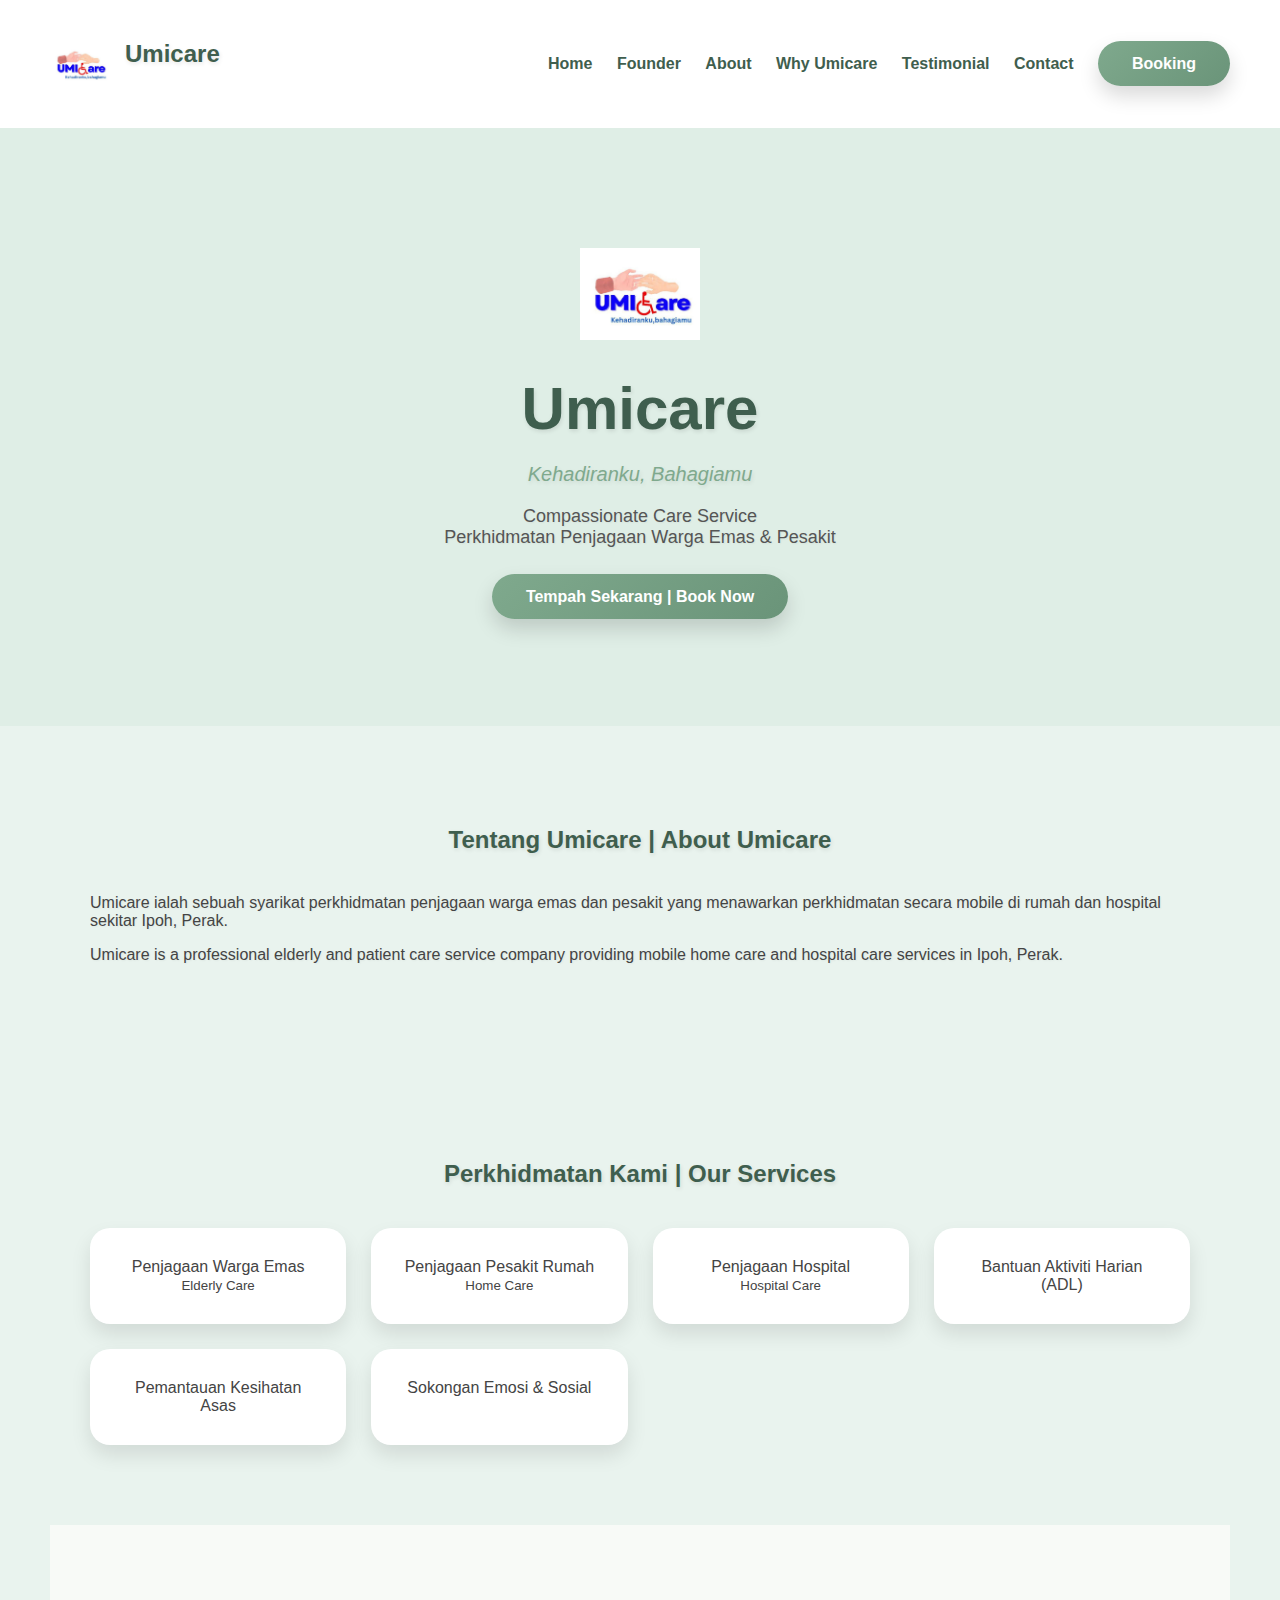
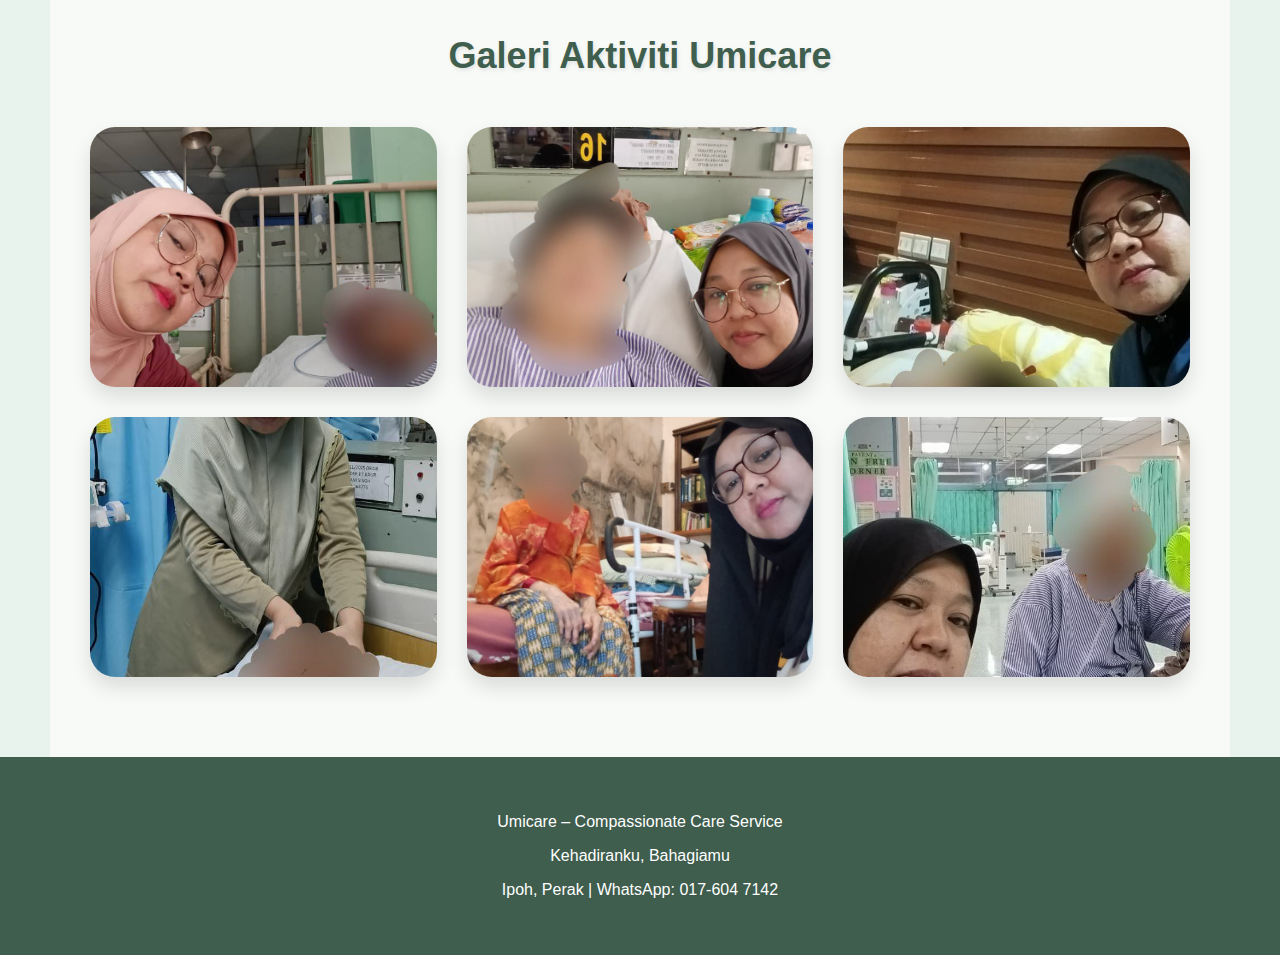
<file: index.html>
<!DOCTYPE html>
<html lang="ms">
<head>
    <meta charset="UTF-8">
    <title>Umicare | Kehadiranku, Bahagiamu</title>
    <link rel="stylesheet" href="style.css">
</head>

<body>

<!-- NAVIGATION -->
<nav>
    <div class="nav-left">
        <img src="logo.jpg" class="logo">
        <h2>Umicare</h2>
    </div>

    <div class="nav-right">
        <a href="index.html">Home</a>
        <a href="pengasas.html">Founder</a>
        <a href="tentang.html">About</a>
        <a href="kenapa.html">Why Umicare</a>
        <a href="testimoni.html">Testimonial</a>
        <a href="hubungi.html">Contact</a>
        <a href="tempahan.html" class="btn">Booking</a>
    </div>
</nav>

<!-- HERO -->
<header class="simple-header">
    <img src="logo.jpg" class="header-logo">

    <h1>Umicare</h1>
    <p class="slogan">Kehadiranku, Bahagiamu</p>

    <p class="desc">
        Compassionate Care Service<br>
        Perkhidmatan Penjagaan Warga Emas & Pesakit
    </p>

    <a href="tempahan.html" class="btn">Tempah Sekarang | Book Now</a>
</header>


<!-- ABOUT -->
<section>
    <h2>Tentang Umicare | About Umicare</h2>

    <p>
        Umicare ialah sebuah syarikat perkhidmatan penjagaan warga emas dan pesakit
        yang menawarkan perkhidmatan secara mobile di rumah dan hospital sekitar Ipoh, Perak.
    </p>

    <p>
        Umicare is a professional elderly and patient care service company providing
        mobile home care and hospital care services in Ipoh, Perak.
    </p>
</section>

<!-- SERVICES -->
<section class="services">
    <h2>Perkhidmatan Kami | Our Services</h2>

    <div class="grid">
        <div class="card">Penjagaan Warga Emas<br><small>Elderly Care</small></div>
        <div class="card">Penjagaan Pesakit Rumah<br><small>Home Care</small></div>
        <div class="card">Penjagaan Hospital<br><small>Hospital Care</small></div>
        <div class="card">Bantuan Aktiviti Harian (ADL)</div>
        <div class="card">Pemantauan Kesihatan Asas</div>
        <div class="card">Sokongan Emosi & Sosial</div>
    </div>
</section>

<!-- GALLERY -->
<section class="gallery-section">
    <h2>Galeri Aktiviti Umicare</h2>

    <div class="gallery-grid">
        <img src="servis1.jpg">
        <img src="servis2.jpg">
        <img src="servis3.jpg">
        <img src="servis4.jpg">
        <img src="servis5.jpg">
        <img src="servis6.jpg">
    </div>
</section>


<!-- FOOTER -->
<footer>
    <p>Umicare – Compassionate Care Service</p>
    <p>Kehadiranku, Bahagiamu</p>
    <p>Ipoh, Perak | WhatsApp: 017-604 7142</p>
</footer>

</body>
</html>
</file>
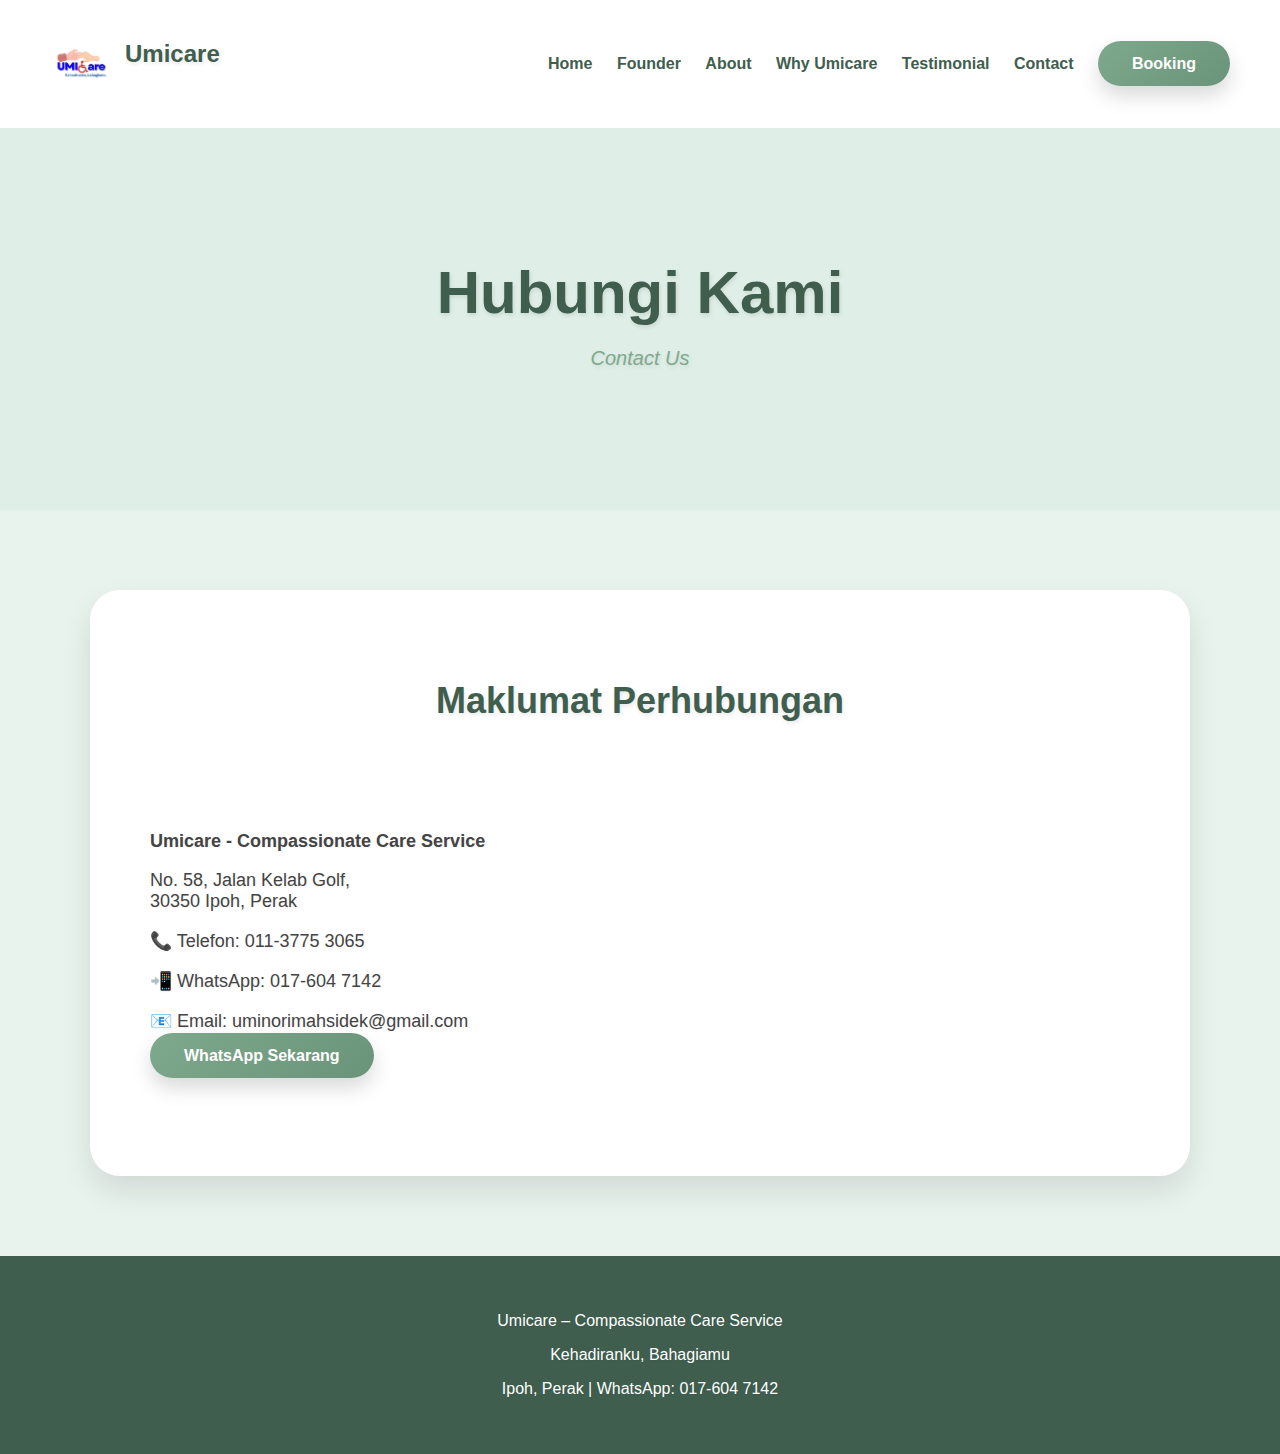
<file: hubungi.html>
<!DOCTYPE html>
<html lang="ms">
<head>
    <meta charset="UTF-8">
    <title>Hubungi Umicare</title>
    <link rel="stylesheet" href="style.css">
</head>

<body>

<!-- NAVIGATION -->
<nav>
    <div class="nav-left">
        <a href="index.html">
            <img src="logo.jpg" class="logo">
        </a>
        <h2>Umicare</h2>
    </div>

    <div class="nav-right">
        <a href="index.html">Home</a>
        <a href="pengasas.html">Founder</a>
        <a href="tentang.html">About</a>
        <a href="kenapa.html">Why Umicare</a>
        <a href="testimoni.html">Testimonial</a>
        <a href="hubungi.html">Contact</a>
        <a href="tempahan.html" class="btn">Booking</a>
    </div>
</nav>

<!-- HEADER -->
<header class="simple-header">
    <h1>Hubungi Kami</h1>
    <p class="slogan">Contact Us</p>
</header>

<!-- CONTACT SECTION -->
<section class="contact-section">

    <div class="contact-card">

        <h2>Maklumat Perhubungan</h2>

        <div class="contact-grid">

            <!-- INFO -->
            <div class="contact-info">
                <p><strong>Umicare - Compassionate Care Service</strong></p>
                <p>No. 58, Jalan Kelab Golf,<br>
                   30350 Ipoh, Perak</p>

                <p>📞 Telefon: 011-3775 3065</p>
                <p>📲 WhatsApp: 017-604 7142</p>
                <p>📧 Email: uminorimahsidek@gmail.com</p>

                <a href="https://wa.me/60176047142" target="_blank" class="btn">
                    WhatsApp Sekarang
                </a>
            </div>

            <!-- MAP -->
            <div class="contact-map">
                <iframe 
                    src="https://www.google.com/maps?q=No.%2058,%20Jalan%20Kelab%20Golf,%2030350%20Ipoh,%20Perak&output=embed"
                    width="100%" height="350"
                    style="border:0; border-radius:20px;"
                    allowfullscreen="" loading="lazy">
                </iframe>
            </div>

        </div>

    </div>

</section>

<!-- FOOTER -->
<footer>
    <p>Umicare – Compassionate Care Service</p>
    <p>Kehadiranku, Bahagiamu</p>
    <p>Ipoh, Perak | WhatsApp: 017-604 7142</p>
</footer>

</body>
</html>
</file>
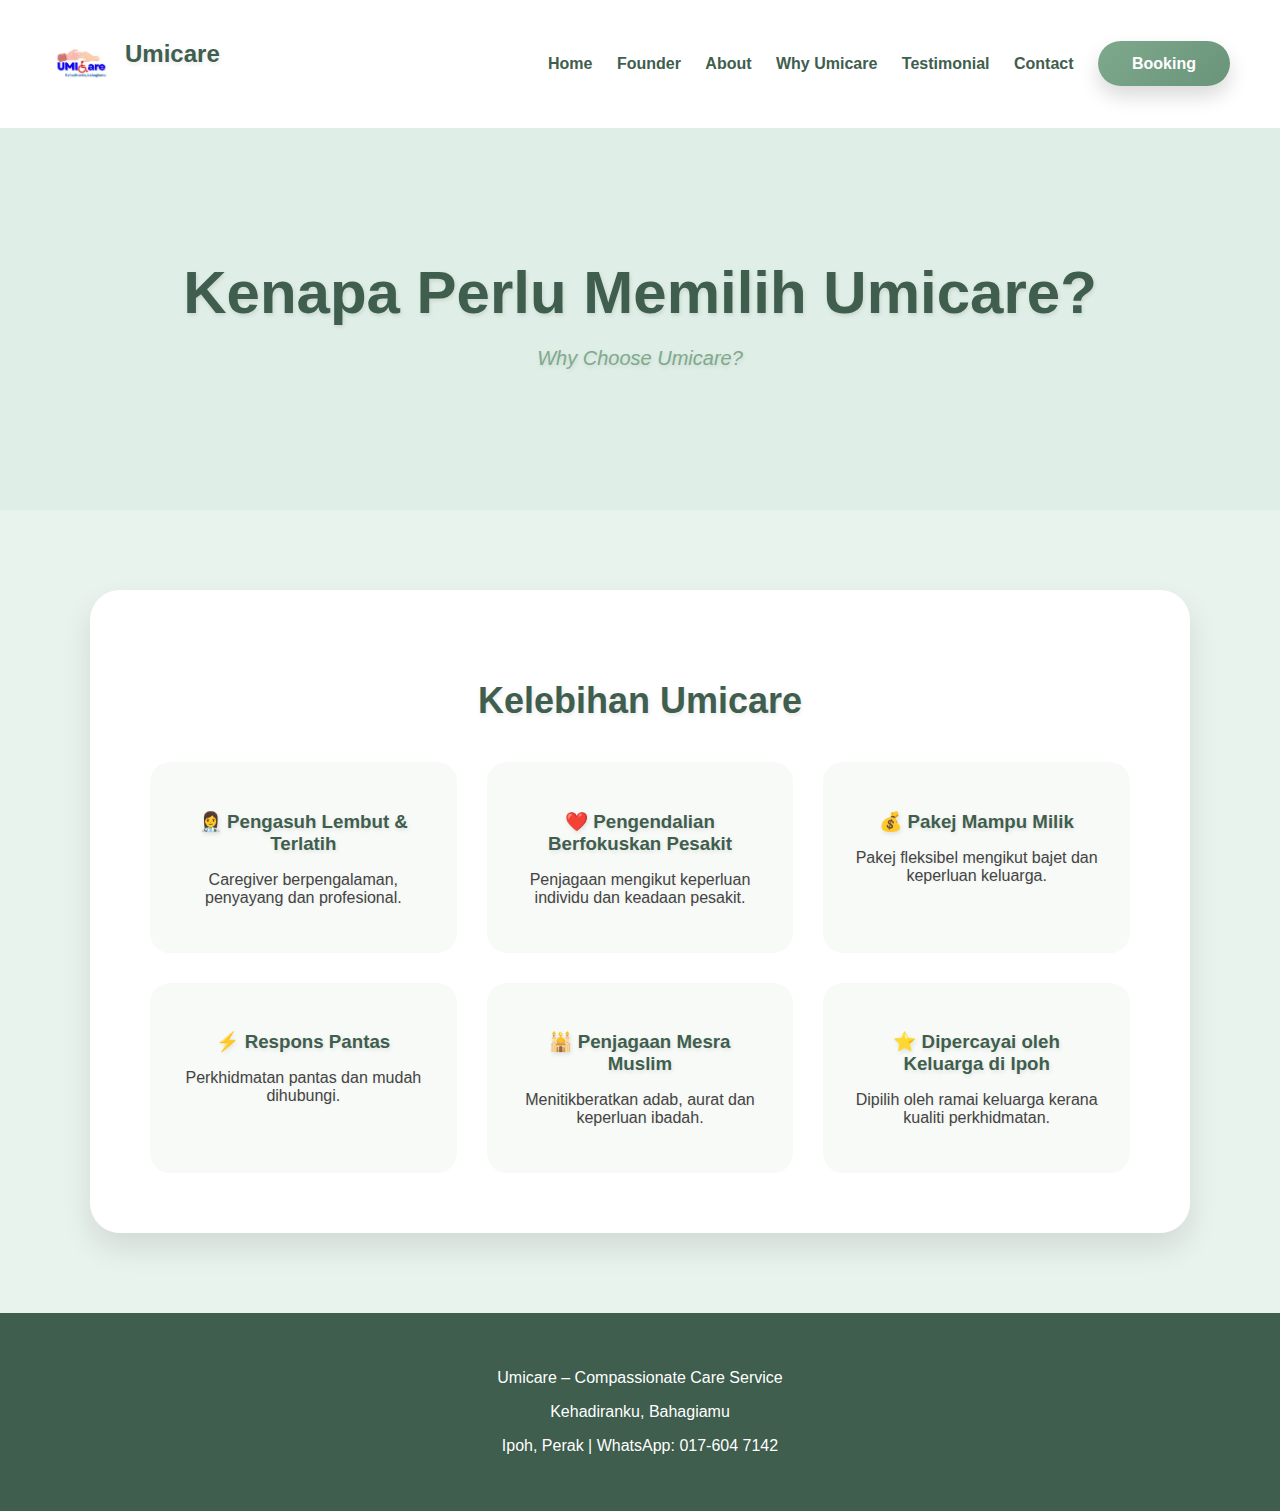
<file: kenapa.html>
<!DOCTYPE html>
<html lang="ms">
<head>
    <meta charset="UTF-8">
    <title>Why Umicare</title>
    <link rel="stylesheet" href="style.css">
</head>

<body>

<!-- NAVIGATION -->
<nav>
    <div class="nav-left">
        <a href="index.html">
            <img src="logo.jpg" class="logo">
        </a>
        <h2>Umicare</h2>
    </div>

    <div class="nav-right">
        <a href="index.html">Home</a>
        <a href="pengasas.html">Founder</a>
        <a href="tentang.html">About</a>
        <a href="kenapa.html">Why Umicare</a>
        <a href="testimoni.html">Testimonial</a>
        <a href="hubungi.html">Contact</a>
        <a href="tempahan.html" class="btn">Booking</a>
    </div>
</nav>

<!-- HEADER -->
<header class="simple-header">
    <h1>Kenapa Perlu Memilih Umicare?</h1>
    <p class="slogan">Why Choose Umicare?</p>
</header>

<!-- WHY SECTION -->
<section class="why-section">

    <div class="why-card">

        <h2>Kelebihan Umicare</h2>

        <div class="why-grid">
            <div class="why-item">
                <h3>👩‍⚕️ Pengasuh Lembut & Terlatih</h3>
                <p>Caregiver berpengalaman, penyayang dan profesional.</p>
            </div>

            <div class="why-item">
                <h3>❤️ Pengendalian Berfokuskan Pesakit</h3>
                <p>Penjagaan mengikut keperluan individu dan keadaan pesakit.</p>
            </div>

            <div class="why-item">
                <h3>💰 Pakej Mampu Milik</h3>
                <p>Pakej fleksibel mengikut bajet dan keperluan keluarga.</p>
            </div>

            <div class="why-item">
                <h3>⚡ Respons Pantas</h3>
                <p>Perkhidmatan pantas dan mudah dihubungi.</p>
            </div>

            <div class="why-item">
                <h3>🕌 Penjagaan Mesra Muslim</h3>
                <p>Menitikberatkan adab, aurat dan keperluan ibadah.</p>
            </div>

            <div class="why-item">
                <h3>⭐ Dipercayai oleh Keluarga di Ipoh</h3>
                <p>Dipilih oleh ramai keluarga kerana kualiti perkhidmatan.</p>
            </div>
        </div>

    </div>

</section>

<!-- FOOTER -->
<footer>
    <p>Umicare – Compassionate Care Service</p>
    <p>Kehadiranku, Bahagiamu</p>
    <p>Ipoh, Perak | WhatsApp: 017-604 7142</p>
</footer>

</body>
</html>
</file>
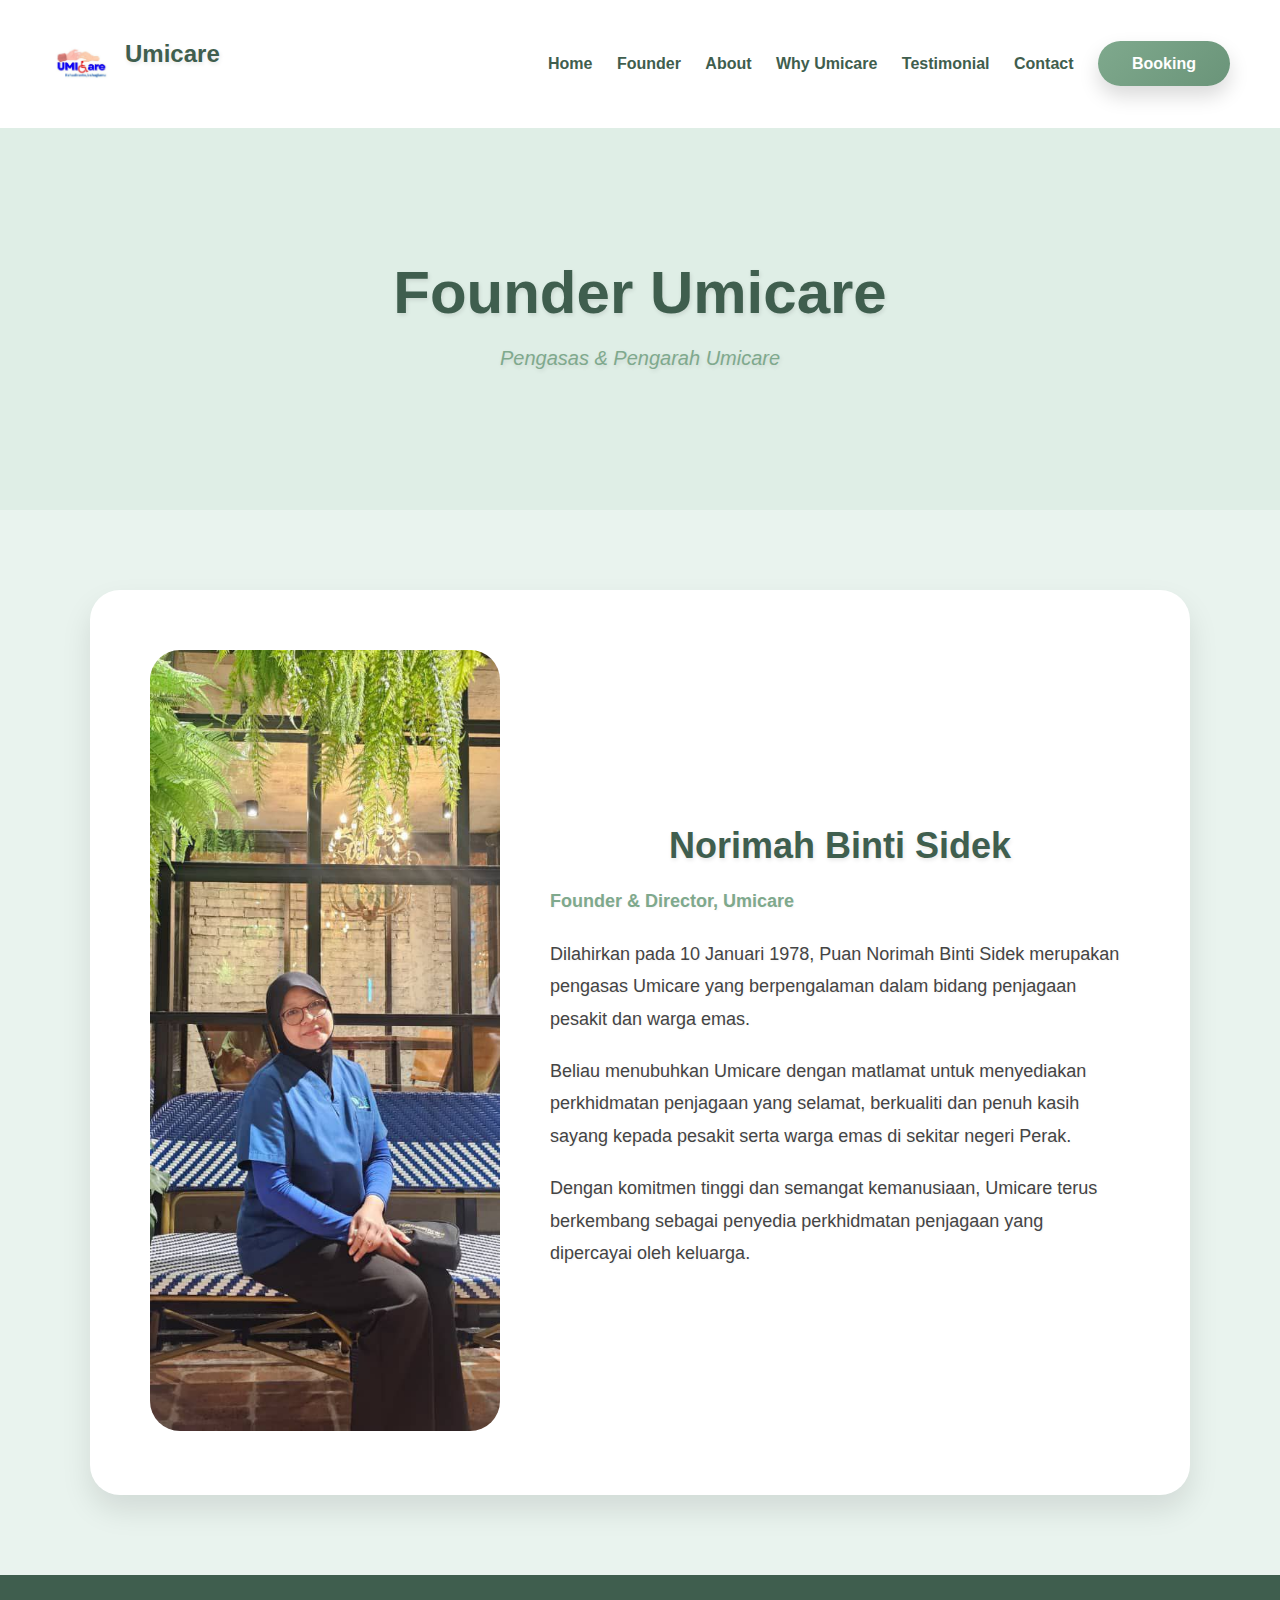
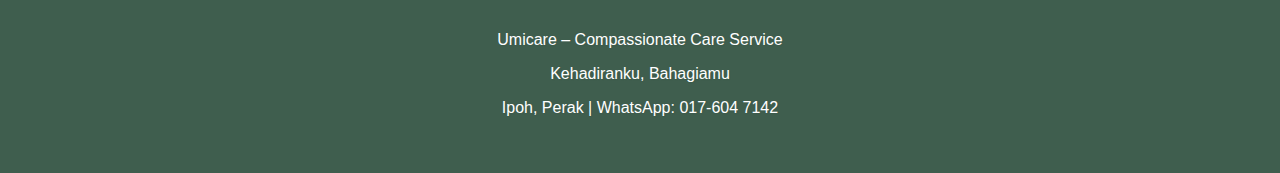
<file: pengasas.html>
<!DOCTYPE html>
<html lang="ms">
<head>
    <meta charset="UTF-8">
    <title>Founder Umicare</title>
    <link rel="stylesheet" href="style.css">
</head>

<body>

<!-- NAVIGATION -->
<nav>
    <div class="nav-left">
        <a href="index.html">
            <img src="logo.jpg" class="logo">
        </a>
        <h2>Umicare</h2>
    </div>

    <div class="nav-right">
        <a href="index.html">Home</a>
        <a href="pengasas.html">Founder</a>
        <a href="tentang.html">About</a>
        <a href="kenapa.html">Why Umicare</a>
        <a href="testimoni.html">Testimonial</a>
        <a href="hubungi.html">Contact</a>
        <a href="tempahan.html" class="btn">Booking</a>
    </div>
</nav>

<!-- HEADER -->
<header class="simple-header">
    <h1>Founder Umicare</h1>
    <p class="slogan">Pengasas & Pengarah Umicare</p>
</header>

<!-- PROFILE SECTION -->
<section class="founder-section">

    <div class="founder-card">

        <div class="founder-image">
            <img src="pengasas.jpg" alt="Founder Umicare">
        </div>

        <div class="founder-info">
            <h2>Norimah Binti Sidek</h2>
            <p class="founder-title">Founder & Director, Umicare</p>

            <p>
                Dilahirkan pada 10 Januari 1978, Puan Norimah Binti Sidek merupakan
                pengasas Umicare yang berpengalaman dalam bidang penjagaan pesakit
                dan warga emas.
            </p>

            <p>
                Beliau menubuhkan Umicare dengan matlamat untuk menyediakan perkhidmatan
                penjagaan yang selamat, berkualiti dan penuh kasih sayang kepada
                pesakit serta warga emas di sekitar negeri Perak.
            </p>

            <p>
                Dengan komitmen tinggi dan semangat kemanusiaan, Umicare terus
                berkembang sebagai penyedia perkhidmatan penjagaan yang dipercayai
                oleh keluarga.
            </p>

        </div>

    </div>

</section>

<!-- FOOTER -->
<footer>
    <p>Umicare – Compassionate Care Service</p>
    <p>Kehadiranku, Bahagiamu</p>
    <p>Ipoh, Perak | WhatsApp: 017-604 7142</p>
</footer>

</body>
</html>
</file>
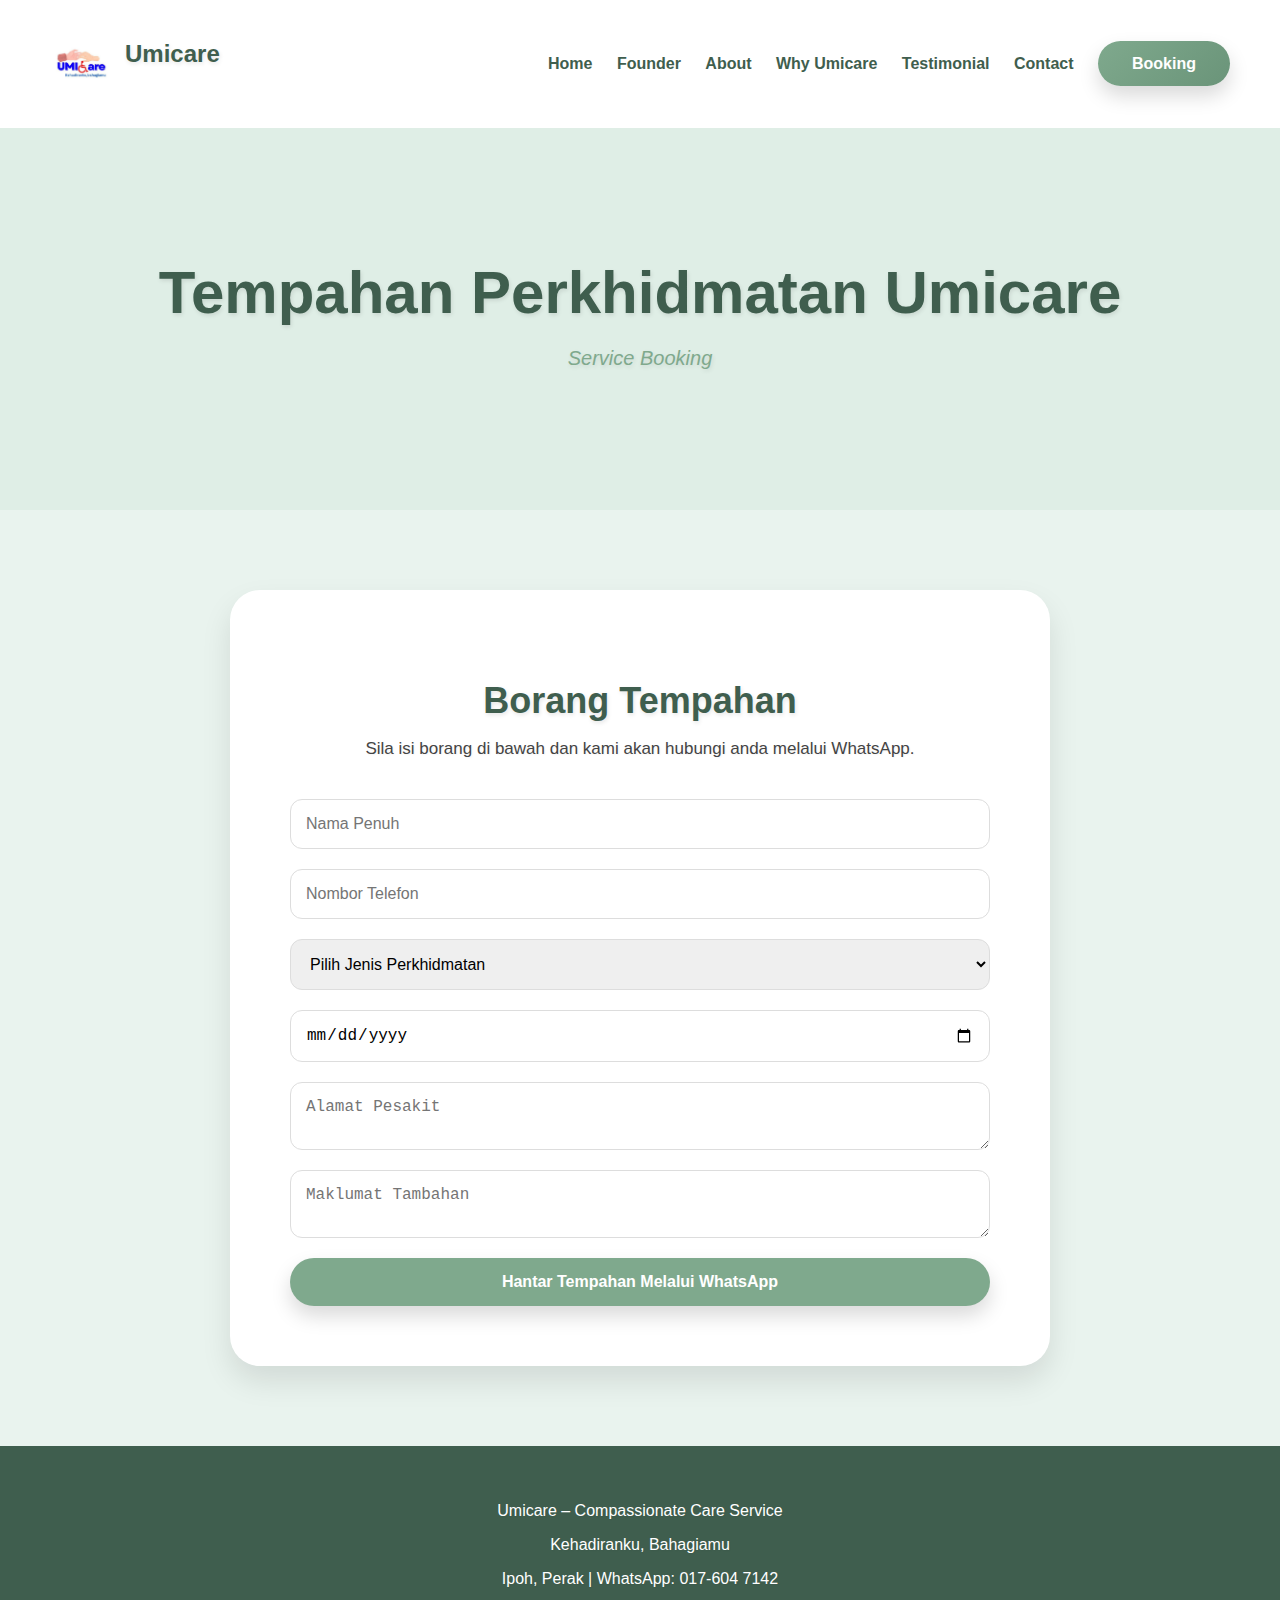
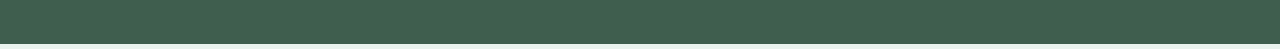
<file: tempahan.html>
<!DOCTYPE html>
<html lang="ms">
<head>
    <meta charset="UTF-8">
    <title>Tempahan Umicare</title>
    <link rel="stylesheet" href="style.css">
</head>

<body>

<!-- NAVIGATION -->
<nav>
    <div class="nav-left">
        <a href="index.html">
            <img src="logo.jpg" class="logo">
        </a>
        <h2>Umicare</h2>
    </div>

    <div class="nav-right">
        <a href="index.html">Home</a>
        <a href="pengasas.html">Founder</a>
        <a href="tentang.html">About</a>
        <a href="kenapa.html">Why Umicare</a>
        <a href="testimoni.html">Testimonial</a>
        <a href="hubungi.html">Contact</a>
        <a href="tempahan.html" class="btn">Booking</a>
    </div>
</nav>

<!-- HEADER -->
<header class="simple-header">
    <h1>Tempahan Perkhidmatan Umicare</h1>
    <p class="slogan">Service Booking</p>
</header>

<!-- BOOKING SECTION -->
<section class="booking-section">

    <div class="booking-card">

        <h2>Borang Tempahan</h2>
        <p>Sila isi borang di bawah dan kami akan hubungi anda melalui WhatsApp.</p>

        <form onsubmit="hantarWhatsapp(); return false;">

            <input type="text" id="nama" placeholder="Nama Penuh" required>
            <input type="text" id="telefon" placeholder="Nombor Telefon" required>

            <select id="servis" required>
                <option value="">Pilih Jenis Perkhidmatan</option>
                <option>Penjagaan Warga Emas</option>
                <option>Penjagaan Pesakit di Rumah</option>
                <option>Penjagaan Pesakit di Hospital</option>
                <option>Bantuan Aktiviti Harian (ADL)</option>
                <option>Pemantauan Kesihatan Asas</option>
                <option>Sokongan Emosi & Sosial</option>
            </select>

            <input type="date" id="tarikh" required>
            <textarea id="alamat" placeholder="Alamat Pesakit" required></textarea>
            <textarea id="mesej" placeholder="Maklumat Tambahan"></textarea>

            <button type="submit">Hantar Tempahan Melalui WhatsApp</button>
        </form>

    </div>

</section>

<!-- FOOTER -->
<footer>
    <p>Umicare – Compassionate Care Service</p>
    <p>Kehadiranku, Bahagiamu</p>
    <p>Ipoh, Perak | WhatsApp: 017-604 7142</p>
</footer>

<script>
function hantarWhatsapp() {

    var nama = document.getElementById("nama").value;
    var telefon = document.getElementById("telefon").value;
    var servis = document.getElementById("servis").value;
    var tarikh = document.getElementById("tarikh").value;
    var alamat = document.getElementById("alamat").value;
    var mesej = document.getElementById("mesej").value;

    var noWhatsapp = "60176047142";

    var url = "https://wa.me/" + noWhatsapp +
        "?text=Tempahan%20Umicare%0A%0A" +
        "Nama: " + nama + "%0A" +
        "Telefon: " + telefon + "%0A" +
        "Servis: " + servis + "%0A" +
        "Tarikh: " + tarikh + "%0A" +
        "Alamat: " + alamat + "%0A" +
        "Mesej: " + mesej;

    window.open(url, "_blank");
}
</script>

</body>
</html>
</file>
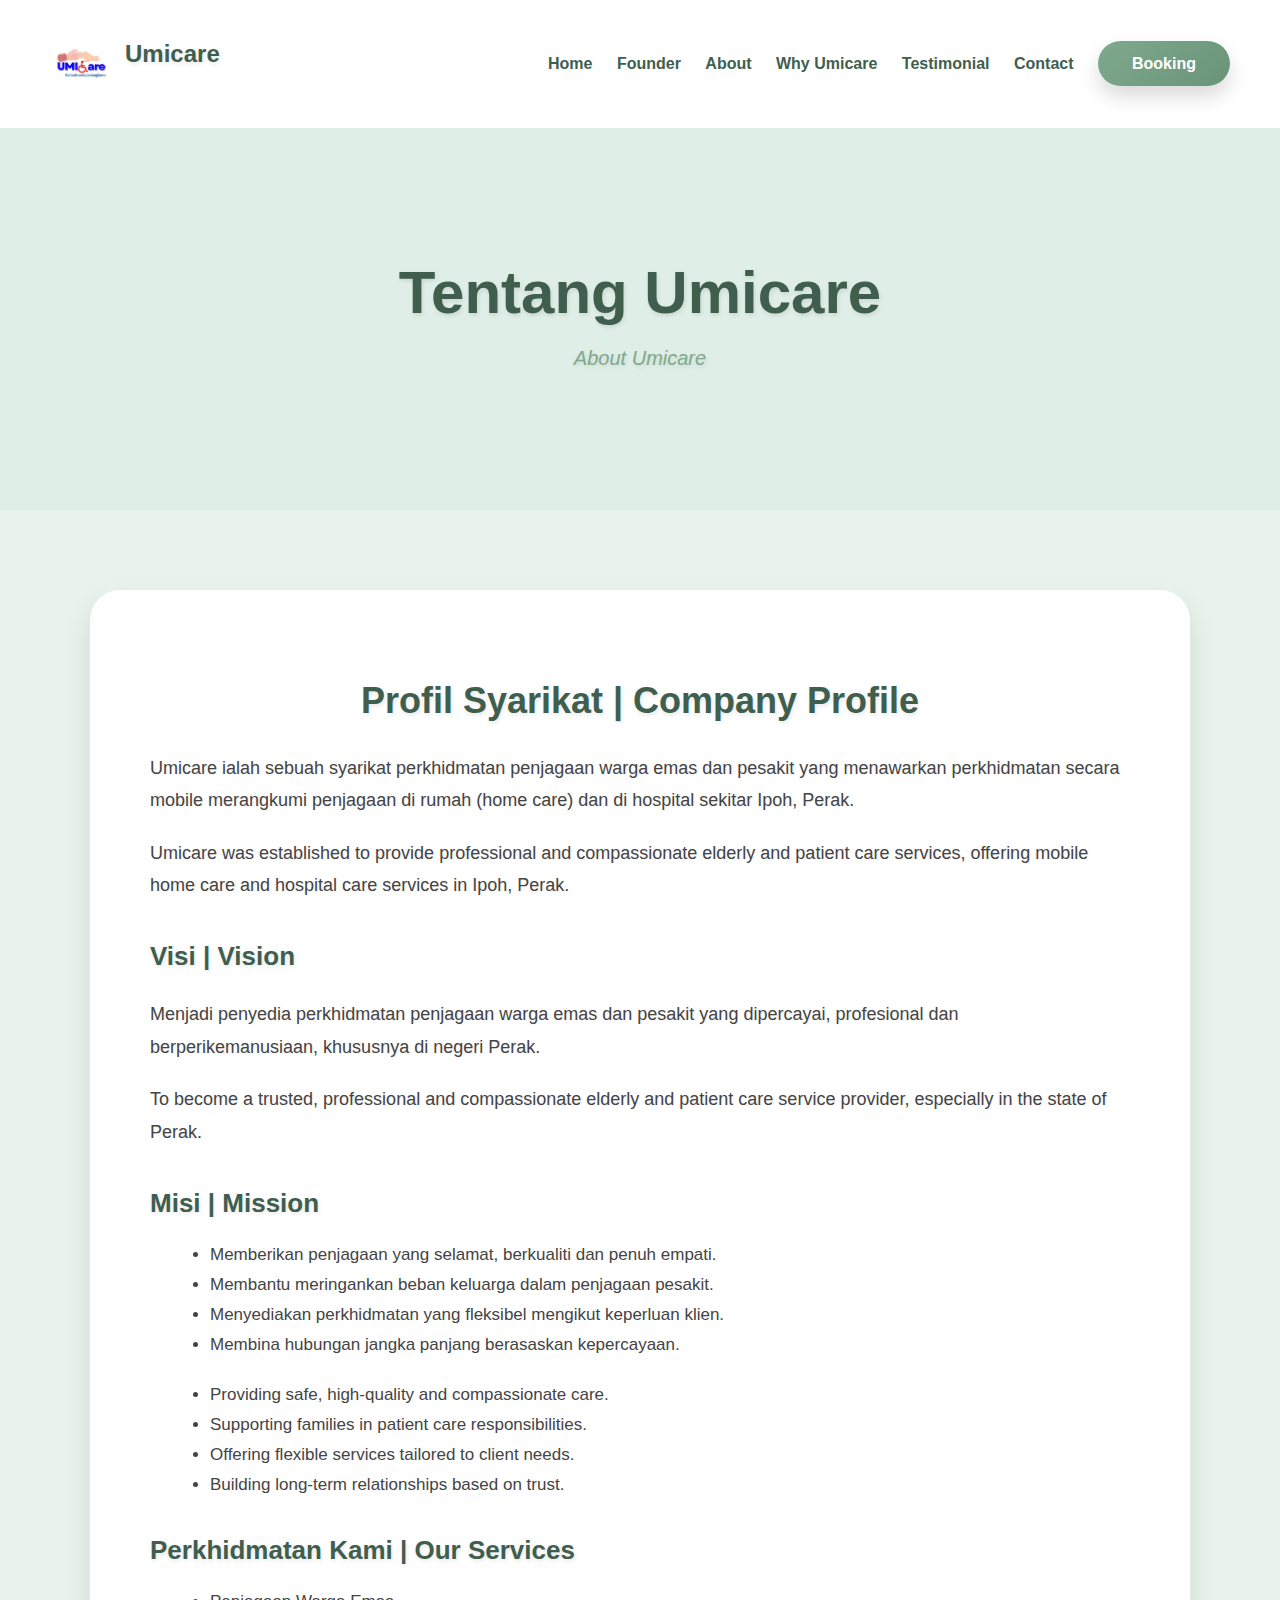
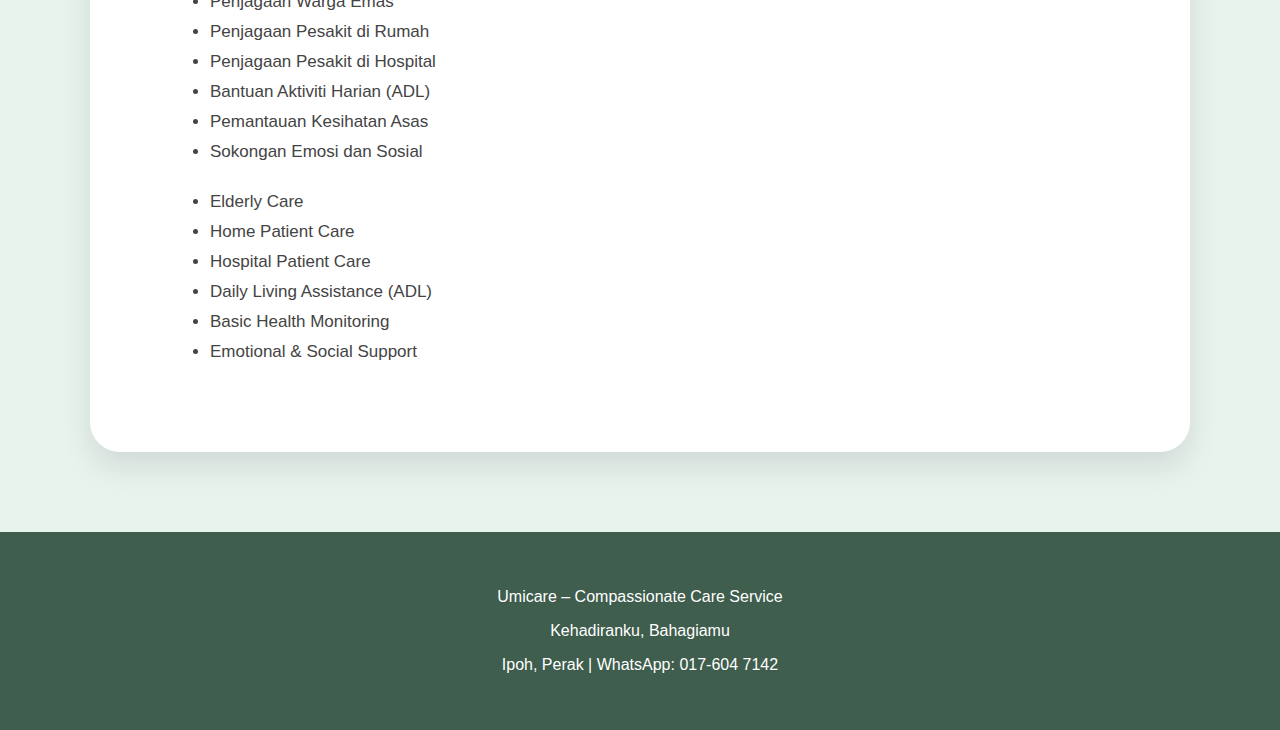
<file: tentang.html>
<!DOCTYPE html>
<html lang="ms">
<head>
    <meta charset="UTF-8">
    <title>About Umicare</title>
    <link rel="stylesheet" href="style.css">
</head>

<body>

<!-- NAVIGATION -->
<nav>
    <div class="nav-left">
        <a href="index.html">
            <img src="logo.jpg" class="logo">
        </a>
        <h2>Umicare</h2>
    </div>

    <div class="nav-right">
        <a href="index.html">Home</a>
        <a href="pengasas.html">Founder</a>
        <a href="tentang.html">About</a>
        <a href="kenapa.html">Why Umicare</a>
        <a href="testimoni.html">Testimonial</a>
        <a href="hubungi.html">Contact</a>
        <a href="tempahan.html" class="btn">Booking</a>
    </div>
</nav>

<!-- HEADER -->
<header class="simple-header">
    <h1>Tentang Umicare</h1>
    <p class="slogan">About Umicare</p>
</header>

<!-- ABOUT SECTION -->
<section class="about-section">

    <div class="about-card">

        <h2>Profil Syarikat | Company Profile</h2>

        <p>
            Umicare ialah sebuah syarikat perkhidmatan penjagaan warga emas dan pesakit
            yang menawarkan perkhidmatan secara mobile merangkumi penjagaan di rumah
            (home care) dan di hospital sekitar Ipoh, Perak.
        </p>

        <p>
            Umicare was established to provide professional and compassionate elderly
            and patient care services, offering mobile home care and hospital care
            services in Ipoh, Perak.
        </p>

        <h3>Visi | Vision</h3>
        <p>
            Menjadi penyedia perkhidmatan penjagaan warga emas dan pesakit yang dipercayai,
            profesional dan berperikemanusiaan, khususnya di negeri Perak.
        </p>

        <p>
            To become a trusted, professional and compassionate elderly and patient
            care service provider, especially in the state of Perak.
        </p>

        <h3>Misi | Mission</h3>
        <ul>
            <li>Memberikan penjagaan yang selamat, berkualiti dan penuh empati.</li>
            <li>Membantu meringankan beban keluarga dalam penjagaan pesakit.</li>
            <li>Menyediakan perkhidmatan yang fleksibel mengikut keperluan klien.</li>
            <li>Membina hubungan jangka panjang berasaskan kepercayaan.</li>
        </ul>

        <ul>
            <li>Providing safe, high-quality and compassionate care.</li>
            <li>Supporting families in patient care responsibilities.</li>
            <li>Offering flexible services tailored to client needs.</li>
            <li>Building long-term relationships based on trust.</li>
        </ul>

        <h3>Perkhidmatan Kami | Our Services</h3>
        <ul>
            <li>Penjagaan Warga Emas</li>
            <li>Penjagaan Pesakit di Rumah</li>
            <li>Penjagaan Pesakit di Hospital</li>
            <li>Bantuan Aktiviti Harian (ADL)</li>
            <li>Pemantauan Kesihatan Asas</li>
            <li>Sokongan Emosi dan Sosial</li>
        </ul>

        <ul>
            <li>Elderly Care</li>
            <li>Home Patient Care</li>
            <li>Hospital Patient Care</li>
            <li>Daily Living Assistance (ADL)</li>
            <li>Basic Health Monitoring</li>
            <li>Emotional & Social Support</li>
        </ul>

    </div>

</section>

<!-- FOOTER -->
<footer>
    <p>Umicare – Compassionate Care Service</p>
    <p>Kehadiranku, Bahagiamu</p>
    <p>Ipoh, Perak | WhatsApp: 017-604 7142</p>
</footer>

</body>
</html>
</file>
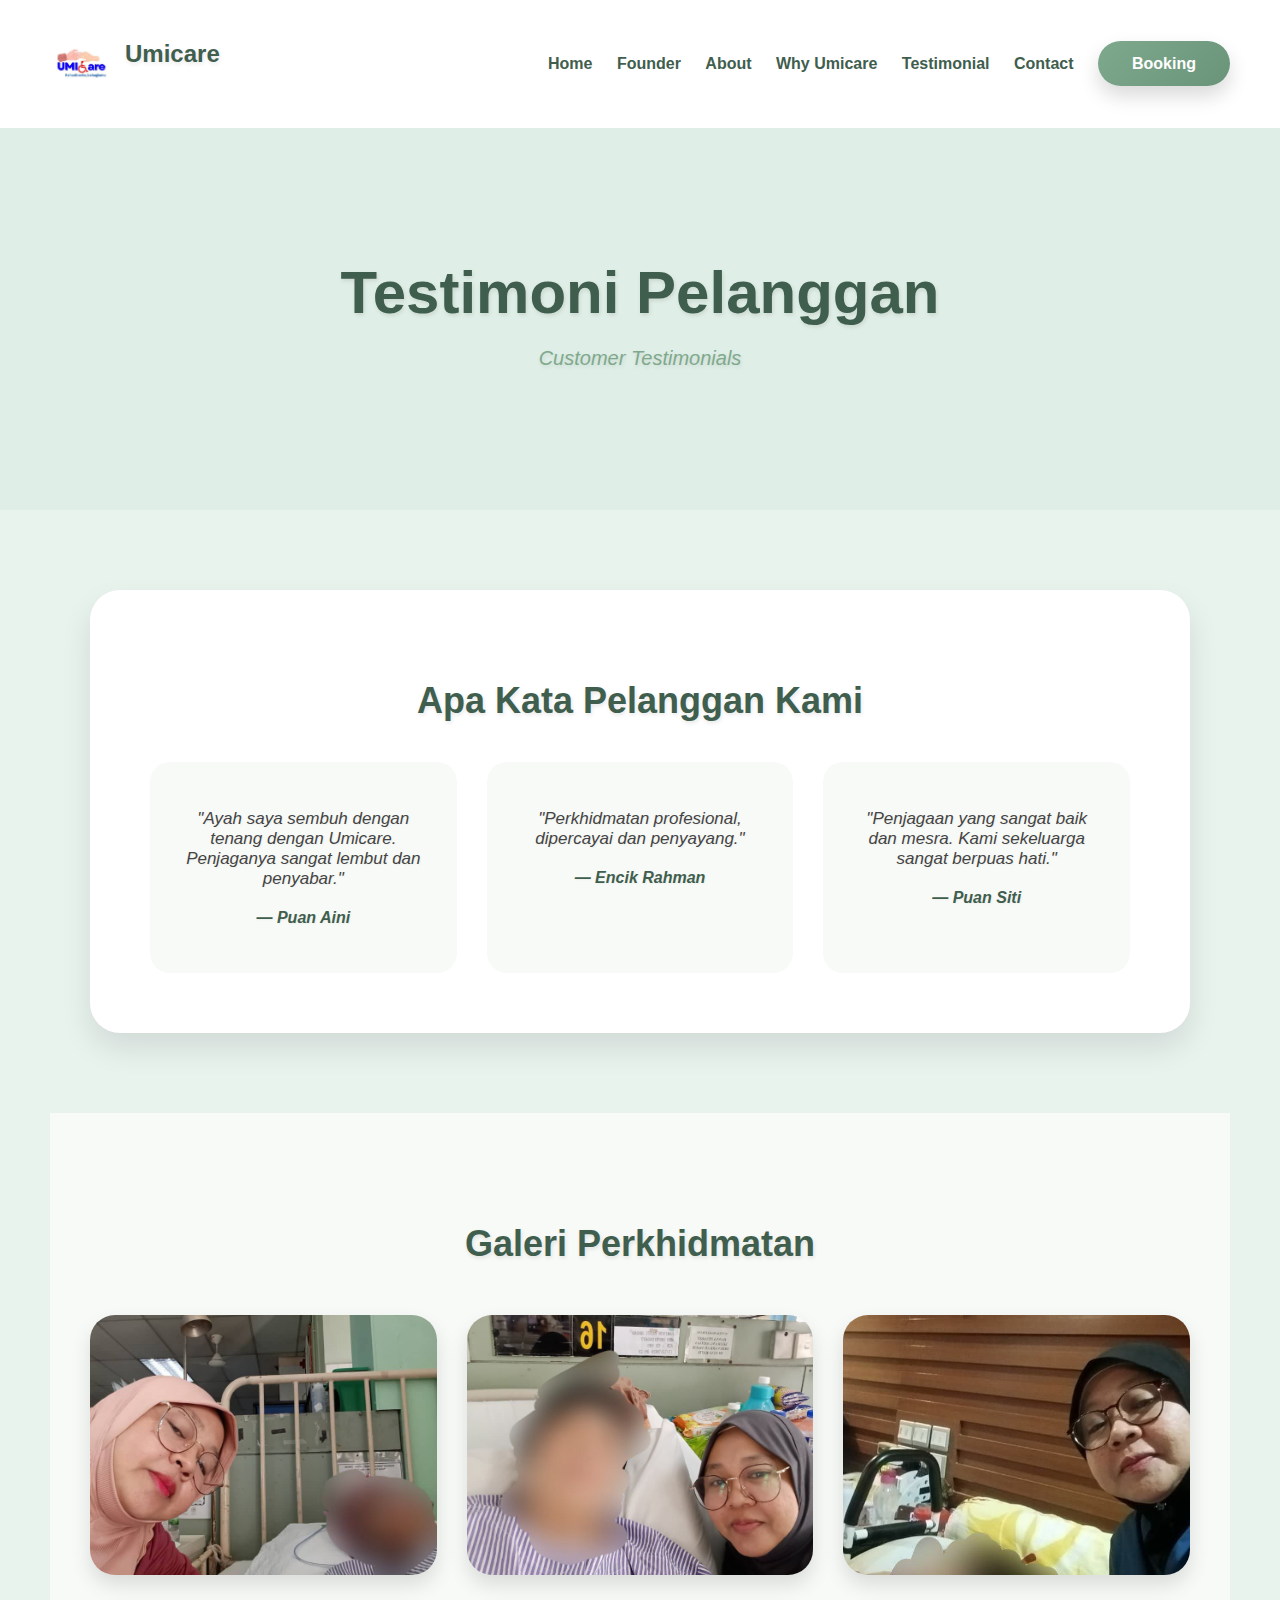
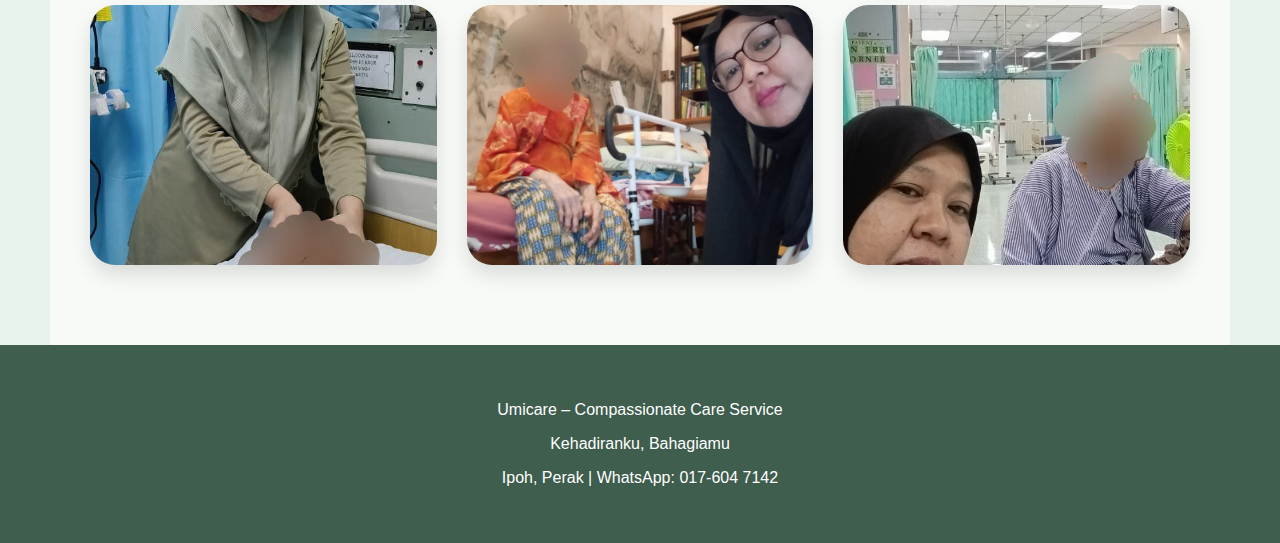
<file: testimoni.html>
<!DOCTYPE html>
<html lang="ms">
<head>
    <meta charset="UTF-8">
    <title>Testimoni Umicare</title>
    <link rel="stylesheet" href="style.css">
</head>

<body>

<!-- NAVIGATION -->
<nav>
    <div class="nav-left">
        <a href="index.html">
            <img src="logo.jpg" class="logo">
        </a>
        <h2>Umicare</h2>
    </div>

    <div class="nav-right">
        <a href="index.html">Home</a>
        <a href="pengasas.html">Founder</a>
        <a href="tentang.html">About</a>
        <a href="kenapa.html">Why Umicare</a>
        <a href="testimoni.html">Testimonial</a>
        <a href="hubungi.html">Contact</a>
        <a href="tempahan.html" class="btn">Booking</a>
    </div>
</nav>

<!-- HEADER -->
<header class="simple-header">
    <h1>Testimoni Pelanggan</h1>
    <p class="slogan">Customer Testimonials</p>
</header>

<!-- TESTIMONIAL SECTION -->
<section class="testimonial-section">

    <div class="testimonial-card">

        <h2>Apa Kata Pelanggan Kami</h2>

        <div class="testimonial-grid">

            <div class="testimonial-item">
                <p class="quote">
                    "Ayah saya sembuh dengan tenang dengan Umicare. Penjaganya sangat lembut dan penyabar."
                </p>
                <p class="author">— Puan Aini</p>
            </div>

            <div class="testimonial-item">
                <p class="quote">
                    "Perkhidmatan profesional, dipercayai dan penyayang."
                </p>
                <p class="author">— Encik Rahman</p>
            </div>

            <div class="testimonial-item">
                <p class="quote">
                    "Penjagaan yang sangat baik dan mesra. Kami sekeluarga sangat berpuas hati."
                </p>
                <p class="author">— Puan Siti</p>
            </div>

        </div>

    </div>

</section>

<!-- GALLERY -->
<section class="gallery-section">
    <h2>Galeri Perkhidmatan</h2>

    <div class="gallery-grid">
        <img src="servis1.jpg">
        <img src="servis2.jpg">
        <img src="servis3.jpg">
        <img src="servis4.jpg">
        <img src="servis5.jpg">
        <img src="servis6.jpg">
    </div>
</section>

<!-- FOOTER -->
<footer>
    <p>Umicare – Compassionate Care Service</p>
    <p>Kehadiranku, Bahagiamu</p>
    <p>Ipoh, Perak | WhatsApp: 017-604 7142</p>
</footer>

</body>
</html>
</file>
<file: style.css>
body {
    margin: 0;
    font-family: Arial, sans-serif;
    background: #e9f3ee;   /* hijau lembut */
    color: #444;
}

/* NAV */
nav {
    display: flex;
    justify-content: space-between;
    align-items: center;
    padding: 20px 50px;
    background: white;
    box-shadow: 0 2px 10px rgba(0,0,0,0.1);
}

.logo {
    width: 60px;
}

.nav-left {
    display: flex;
    align-items: center;
    gap: 15px;
}

.nav-right a {
    margin-left: 20px;
    text-decoration: none;
    color: #3f5e4e;
    font-weight: bold;
}

/* GLOBAL BUTTON STYLE */
.btn,
button {
    background: linear-gradient(135deg, #7fa98d, #6a9479);
    color: white !important;
    padding: 14px 34px;
    border-radius: 40px;
    border: none;
    font-size: 16px;
    font-weight: bold;
    text-decoration: none;
    cursor: pointer;

    /* shadow */
    box-shadow: 0 10px 20px rgba(0,0,0,0.15);

    /* transition */
    transition: all 0.3s ease;
}

/* Hover effect */
.btn:hover,
button:hover {
    transform: translateY(-2px);
    box-shadow: 0 15px 25px rgba(0,0,0,0.25);
    background: linear-gradient(135deg, #6a9479, #5c856b);
}

/* HERO */
.hero {
    background: url("images/servis1.jpg") center/cover no-repeat;
    height: 80vh;
    display: flex;
    justify-content: center;
    align-items: center;
}

.hero-box {
    background: rgba(255,255,255,0.8);
    padding: 60px;
    text-align: center;
    border-radius: 20px;
}

.hero-box h1 {
    font-size: 60px;
    color: #3f5e4e;
    margin: 0;
}

.hero-box .sub {
    margin-top: 20px;
}

/* SECTION */
section {
    max-width: 1100px;
    margin: auto;
    padding: 80px 40px;
}

h2 {
    text-align: center;
    color: #3f5e4e;
    margin-bottom: 40px;
}

/* SERVICES */
.grid {
    display: grid;
    grid-template-columns: repeat(auto-fit, minmax(250px, 1fr));
    gap: 25px;
}

.card {
    background: white;
    padding: 30px;
    border-radius: 20px;
    box-shadow: 0 10px 20px rgba(0,0,0,0.1);
    text-align: center;
}

/* FOOTER */
footer {
    background: #3f5e4e;
    color: white;
    text-align: center;
    padding: 40px;
}

@media (max-width: 900px) {
    .gallery-grid {
        grid-template-columns: repeat(2, 1fr);
    }
}

@media (max-width: 600px) {
    .gallery-grid {
        grid-template-columns: repeat(1, 1fr);
    }
}

/* GALLERY SECTION */
.gallery-section {
    background: #f8faf7;
    padding: 80px 40px;
}

.gallery-section h2 {
    text-align: center;
    font-size: 36px;
    color: #3f5e4e;
    margin-bottom: 50px;
}

/* GALLERY GRID */
.gallery-grid {
    max-width: 1100px;
    margin: auto;
    display: grid;
    grid-template-columns: repeat(3, 1fr);
    gap: 30px;
}

.gallery-grid img {
    width: 100%;
    height: 260px;
    object-fit: cover;
    border-radius: 25px;
    box-shadow: 0 10px 20px rgba(0,0,0,0.12);
    transition: transform 0.3s ease;
}

.gallery-grid img:hover {
    transform: scale(1.03);
}

/* Responsive */
@media (max-width: 900px) {
    .gallery-grid {
        grid-template-columns: repeat(2, 1fr);
    }
}

@media (max-width: 600px) {
    .gallery-grid {
        grid-template-columns: 1fr;
    }
}

/* SIMPLE HEADER */
.simple-header {
    background: #dfeee6;   /* hijau sage lembut */
    padding: 120px 20px;
    text-align: center;
}

.header-logo {
    width: 120px;
    margin-bottom: 20px;
}

.simple-header h1 {
    font-size: 60px;
    color: #3f5e4e;
    margin: 10px 0;
}

.slogan {
    font-size: 20px;
    font-style: italic;
    color: #7fa98d;
    margin-bottom: 20px;
}

.desc {
    font-size: 18px;
    color: #555;
    margin-bottom: 40px;
}

/* FOUNDER PAGE */
.founder-section {
    background: #e9f3ee;
    padding: 80px 40px;
}

.founder-card {
    max-width: 1100px;
    margin: auto;
    background: white;
    display: flex;
    gap: 50px;
    padding: 60px;
    border-radius: 30px;
    box-shadow: 0 15px 30px rgba(0,0,0,0.1);
    align-items: center;
}

.founder-image img {
    width: 350px;
    border-radius: 30px;
    object-fit: cover;
}

.founder-info h2 {
    font-size: 36px;
    color: #3f5e4e;
    margin-bottom: 10px;
}

.founder-title {
    font-size: 18px;
    color: #7fa98d;
    margin-bottom: 30px;
    font-weight: bold;
}

.founder-info p {
    font-size: 18px;
    line-height: 1.8;
    margin-bottom: 20px;
}

/* Responsive */
@media (max-width: 900px) {
    .founder-card {
        flex-direction: column;
        text-align: center;
    }

    .founder-image img {
        width: 100%;
        max-width: 400px;
    }
}
/* ABOUT PAGE */
.about-section {
    background: #e9f3ee;
    padding: 80px 40px;
}

.about-card {
    max-width: 1100px;
    margin: auto;
    background: white;
    padding: 60px;
    border-radius: 30px;
    box-shadow: 0 15px 30px rgba(0,0,0,0.1);
}

.about-card h2 {
    font-size: 36px;
    color: #3f5e4e;
    margin-bottom: 30px;
}

.about-card h3 {
    font-size: 26px;
    color: #3f5e4e;
    margin-top: 40px;
}

.about-card p {
    font-size: 18px;
    line-height: 1.8;
    margin-bottom: 20px;
}

.about-card ul {
    margin-left: 20px;
    margin-bottom: 30px;
}

.about-card li {
    font-size: 17px;
    margin-bottom: 10px;
}
/* WHY UMICARE PAGE */
.why-section {
    background: #e9f3ee;
    padding: 80px 40px;
}

.why-card {
    max-width: 1100px;
    margin: auto;
    background: white;
    padding: 60px;
    border-radius: 30px;
    box-shadow: 0 15px 30px rgba(0,0,0,0.1);
}

.why-card h2 {
    font-size: 36px;
    color: #3f5e4e;
    margin-bottom: 40px;
    text-align: center;
}

.why-grid {
    display: grid;
    grid-template-columns: repeat(3, 1fr);
    gap: 30px;
}

.why-item {
    background: #f8faf7;
    padding: 30px;
    border-radius: 20px;
    text-align: center;
}

.why-item h3 {
    color: #3f5e4e;
    margin-bottom: 15px;
}

.why-item p {
    font-size: 16px;
}

/* Responsive */
@media (max-width: 900px) {
    .why-grid {
        grid-template-columns: repeat(2, 1fr);
    }
}

@media (max-width: 600px) {
    .why-grid {
        grid-template-columns: 1fr;
    }
}
/* TESTIMONIAL PAGE */
.testimonial-section {
    background: #e9f3ee;
    padding: 80px 40px;
}

.testimonial-card {
    max-width: 1100px;
    margin: auto;
    background: white;
    padding: 60px;
    border-radius: 30px;
    box-shadow: 0 15px 30px rgba(0,0,0,0.1);
}

.testimonial-card h2 {
    font-size: 36px;
    color: #3f5e4e;
    margin-bottom: 40px;
    text-align: center;
}

.testimonial-grid {
    display: grid;
    grid-template-columns: repeat(3, 1fr);
    gap: 30px;
}

.testimonial-item {
    background: #f8faf7;
    padding: 30px;
    border-radius: 20px;
    text-align: center;
    font-style: italic;
}

.quote {
    font-size: 17px;
    margin-bottom: 20px;
}

.author {
    font-weight: bold;
    color: #3f5e4e;
}

/* Responsive */
@media (max-width: 900px) {
    .testimonial-grid {
        grid-template-columns: repeat(2, 1fr);
    }
}

@media (max-width: 600px) {
    .testimonial-grid {
        grid-template-columns: 1fr;
    }
}
/* CONTACT PAGE */
.contact-section {
    background: #e9f3ee;
    padding: 80px 40px;
}

.contact-card {
    max-width: 1100px;
    margin: auto;
    background: white;
    padding: 60px;
    border-radius: 30px;
    box-shadow: 0 15px 30px rgba(0,0,0,0.1);
}

.contact-card h2 {
    font-size: 36px;
    color: #3f5e4e;
    margin-bottom: 40px;
    text-align: center;
}

.contact-grid {
    display: grid;
    grid-template-columns: 1fr 1fr;
    gap: 40px;
    align-items: center;
}

.contact-info p {
    font-size: 18px;
    margin-bottom: 15px;
}

.contact-map iframe {
    width: 100%;
    height: 350px;
    border-radius: 20px;
}

/* Responsive */
@media (max-width: 900px) {
    .contact-grid {
        grid-template-columns: 1fr;
    }
}
/* BOOKING PAGE */
.booking-section {
    background: #e9f3ee;
    padding: 80px 40px;
}

.booking-card {
    max-width: 700px;
    margin: auto;
    background: white;
    padding: 60px;
    border-radius: 30px;
    box-shadow: 0 15px 30px rgba(0,0,0,0.1);
    text-align: center;
}

.booking-card h2 {
    font-size: 36px;
    color: #3f5e4e;
    margin-bottom: 10px;
}

.booking-card p {
    font-size: 17px;
    margin-bottom: 40px;
}

.booking-card form {
    display: grid;
    gap: 20px;
}

.booking-card input,
.booking-card select,
.booking-card textarea {
    padding: 15px;
    font-size: 16px;
    border-radius: 12px;
    border: 1px solid #ddd;
}

.booking-card button {
    background: #7fa98d;
    color: white;
    border: none;
    padding: 15px;
    border-radius: 30px;
    font-size: 16px;
    cursor: pointer;
}

.booking-card button:hover {
    background: #6a9479;
}

/* TEXT SHADOW GLOBAL */
h1, h2, h3, .slogan {
    text-shadow: 1px 2px 4px rgba(0,0,0,0.1);
}

p {
    text-shadow: 1px 1px 2px rgba(0,0,0,0.05);
}
</file>
